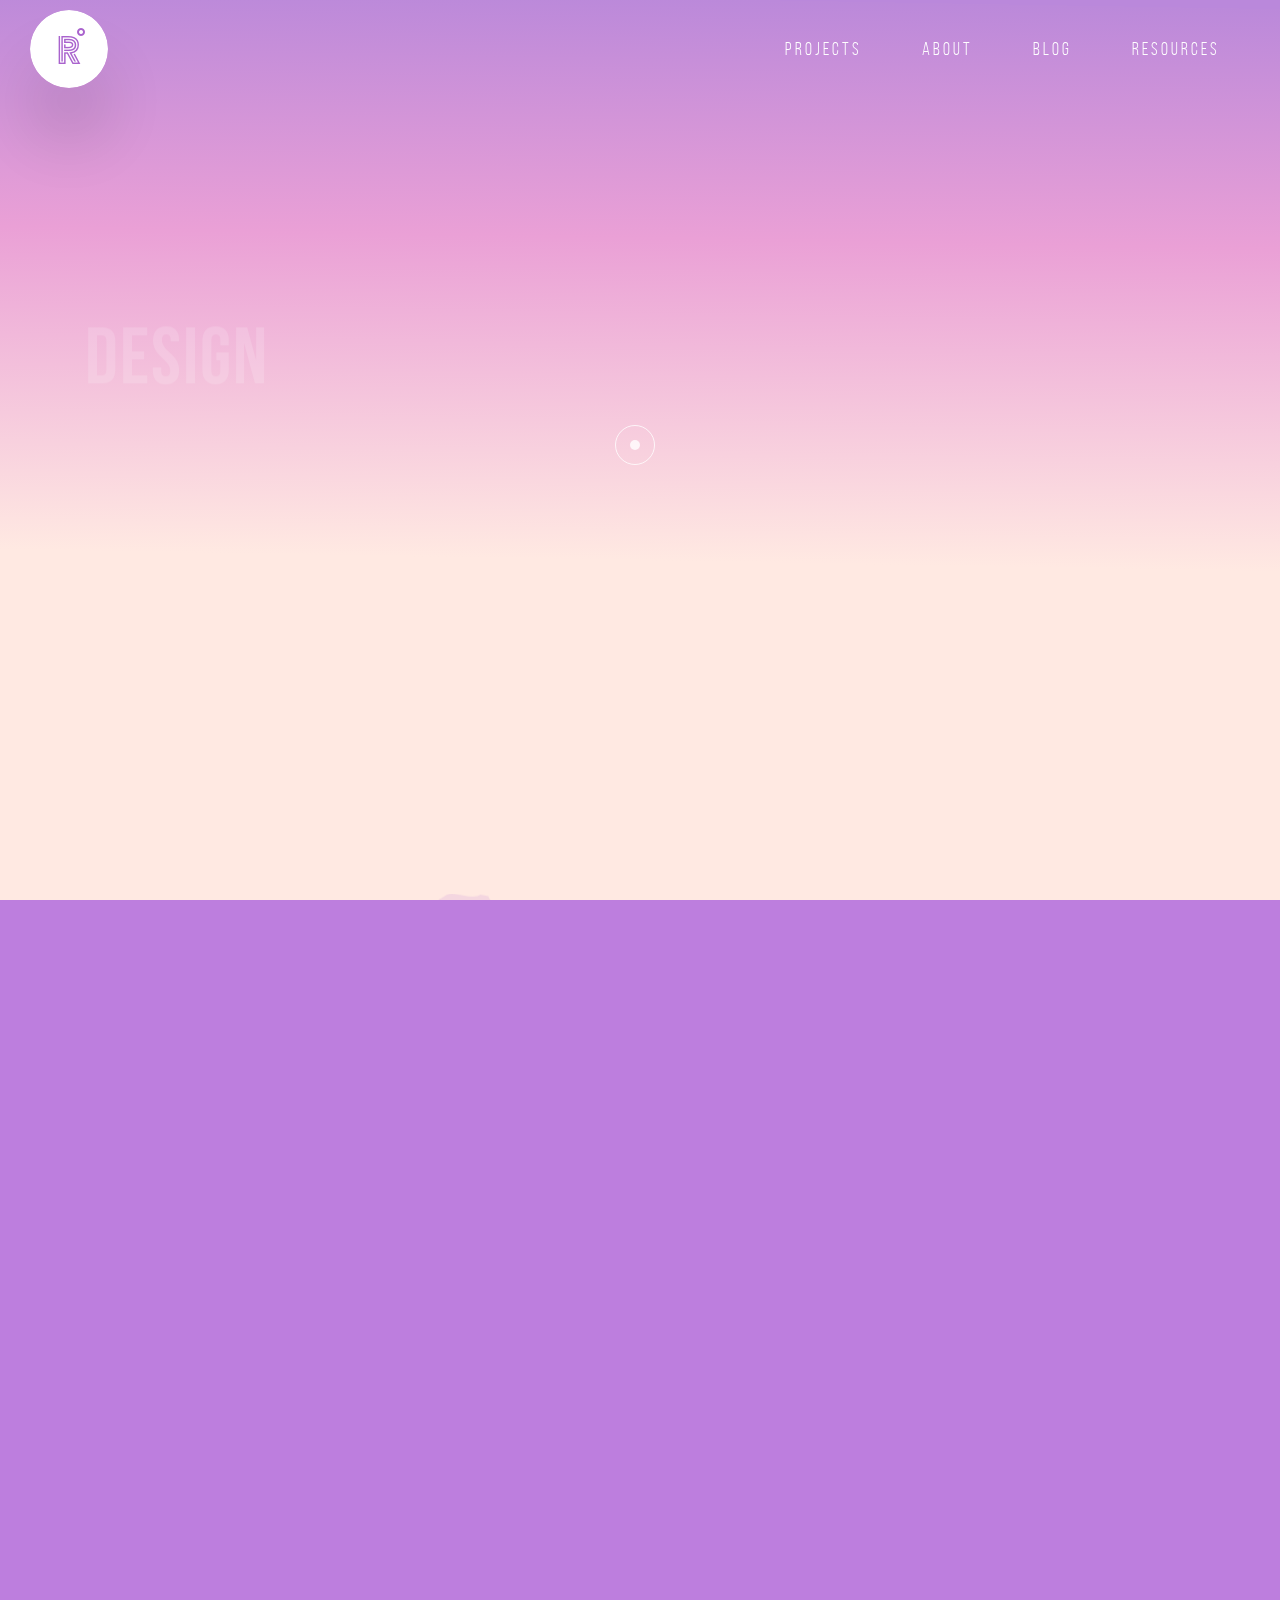
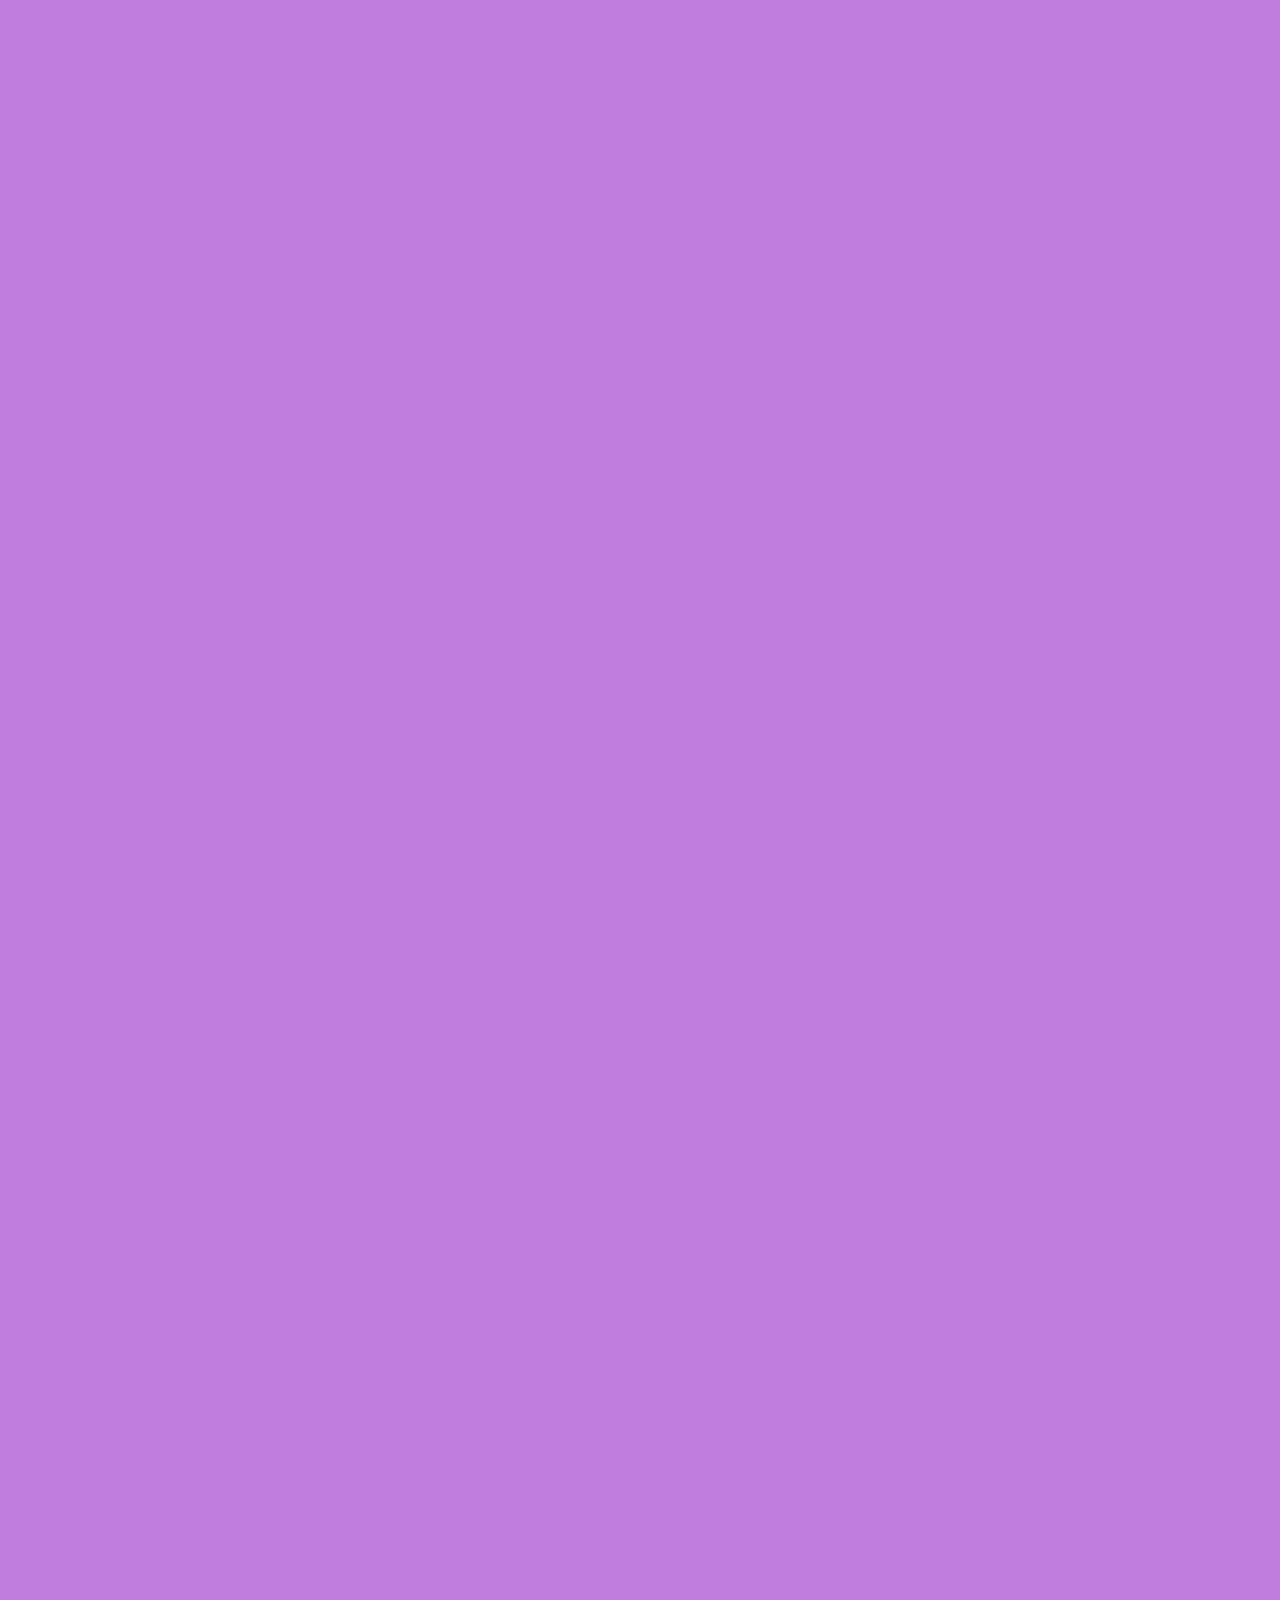
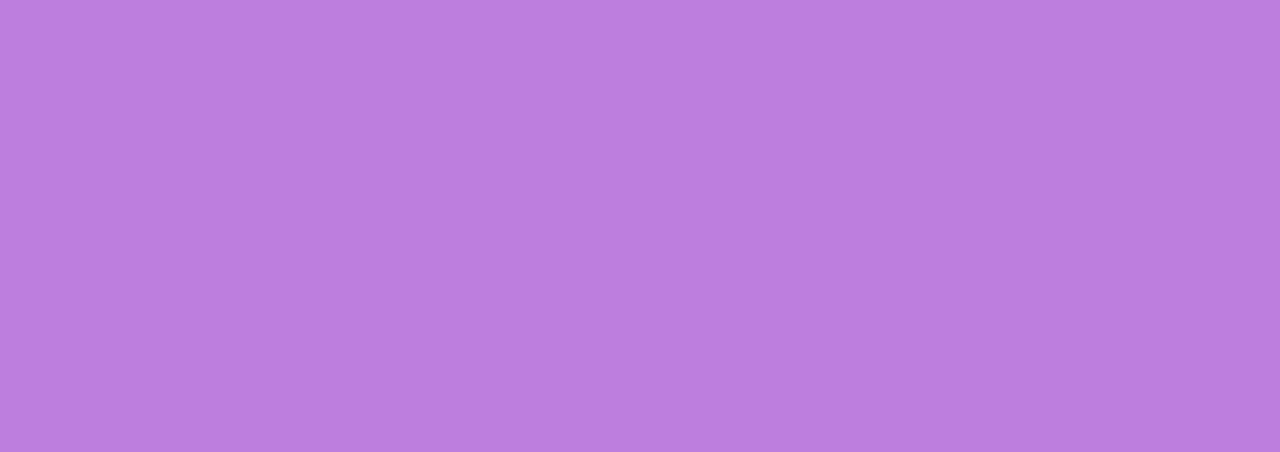
<file: index.html>
<!DOCTYPE html>
<html lang="zxx">
  <head>
    <meta charset="utf-8" />
    <title>Rono Boilerplate</title>

    <!-- mobile responsive meta -->
    <meta name="viewport" content="width=device-width, initial-scale=1" />
    <meta
      name="viewport"
      content="width=device-width, initial-scale=1, maximum-scale=1"
    />

    <!-- Slick Carousel -->
    <link rel="stylesheet" href="plugins/slick/slick.css" />
    <link rel="stylesheet" href="plugins/slick/slick-theme.css" />
    <!-- Font Awesome -->
    <link
      rel="stylesheet"
      href="plugins/font-awesome/css/font-awesome.min.css"
    />
    <!-- Bootstrap -->
    <link rel="stylesheet" href="plugins/bootstrap/bootstrap.min.css" />
    <!-- Stylesheets -->
    <link href="css/style.css" rel="stylesheet" />

    <!--Favicon-->
    <link rel="shortcut icon" href="images/favicon.ico" type="image/x-icon" />
    <link rel="icon" href="images/favicon.png" type="image/x-icon" />
  </head>

  <body>
    <!-- Mouse follower -->
    <div class="follower-wrapper">
      <div class="pointer"></div>
      <div class="follower"></div>
    </div>

    <!-- Preloader Start -->
    <div class="preloader-wrap">
      <div class="outer">
        <div class="inner">
          <div class="percentage" id="precent"></div>
          <div class="preloader-text">
            We help you to get start
            <span>with sharing our experince in the field</span>
          </div>
        </div>
      </div>
    </div>
    <!-- Preloader End -->

 <nav class="navbar navbar-expand-lg site-navigation">
  <a class="navbar-brand new-location" href="/">
    <img src="images/logo.png" alt="logo" />
  </a>
  <button
    class="navbar-toggler"
    type="button"
    data-toggle="collapse"
    data-target="#sitenavbar"
  >
    <span class="navbar-toggler-icon"></span>
  </button>

  <div class="collapse navbar-collapse" id="sitenavbar">
    <ul class="navbar-nav ml-auto main-nav">
      <li class="nav-item">
        <a class="nav-link onhover page-scroll" href="#projects">Projects</a>
      </li>
      <li class="nav-item">
        <a class="nav-link onhover new-location" href="about">About</a>
      </li>
      <li class="nav-item">
        <a class="nav-link onhover new-location" href="blog">Blog</a>
      </li>
      <li class="nav-item">
        <a class="nav-link onhover" href="#">Resources</a>
      </li>
    </ul>
  </div>
</nav>

<main data-scroll class="main">
  <div data-scroll-content>
    <section class="site-hero" id='hero'>
  <div class="container">
    <div class="row">
      <div class="col-lg-5">
        <div class="site-hero-content">
          <h1 class="title splitFade">Design Process as a ui ux designer</h1>
          <div class="magnetic">
            <a href="#projects" class="btn btn-light action onhover page-scroll">View Projects</a>
          </div>
        </div>
      </div>
      <div class="col-lg-7">
        <div class="site-hero-image reverted">
          <img src="images/hero-image.png" class="w-100" alt="hero-image" />
        </div>
      </div>
    </div>
  </div>
  <div class="site-hero-shapes">
    <svg
      class="shape-four mountain"
      viewbox="0 0 1440 478"
      xmlns="http://www.w3.org/2000/svg"
    >
      <defs>
        <linearGradient
          x1="35.569%"
          y1="40.539%"
          x2="35.569%"
          y2="-13.674%"
          id="a"
        >
          <stop stop-color="#EAA0D6" offset="0%" />
          <stop stop-color="#BB89DA" offset="100%" />
          <stop stop-color="#A96ED0" offset="100%" />
        </linearGradient>
      </defs>
      <path
        d="M1427.027 168.993c-4.8.354-9.269-1.496-12.786-3.984-2.248-1.589-5.167-5.256-8.623-4.193-1.987.61-3.782 1.393-5.575 2.107-1.755 2.347-3.627 4.608-6.288 6.534-9.116 6.6-20.568 2.903-28.245-3.13a72.955 72.955 0 0 0-3.07-2.286c-2.213.301-4.424.345-6.604-.342-5.568-1.751-9.886-5.492-15.779-6.502-.928-.157-1.692-.438-2.31-.8-2.463.271-5.004.86-7.635 1.824-6.293 2.304-12.623 4.497-19.74 3.897-6.806-.576-13.339-1.255-20.195-1.405-7.009-.152-14.109-.56-20.642-2.751-3.46-1.161-6.999-2.654-10.71-3.226-3.502-.541-5.418.662-8.579 1.532-6.743 1.86-14.158.931-21.166 1.285-7.23.364-14.281 1.219-21.358 2.441-14.78 2.556-29.748 4.754-44.906 3.348-14.596-1.352-27.185-8.594-41.89-8.866-2.507-.046-4.204-1.08-5.098-2.452-25.193-.014-41.157-.026-41.261-.04-2.717 0-5.428-1.55-7.233-2.066-9.038-2.068-16.269-6.208-25.306-7.244-13.813-1.253-27.845-.953-41.665-.65-25.998.568-51.297 1.134-73.121-8.655-9.04-3.618-18.986-6.206-24.405-10.34-4.522-3.624-12.658-3.624-15.366-6.722-2.716-3.103-5.626-2.52-7.432-5.623-1.619-1.784-3.202-2.27-4.323-3.687-5.416-6.721-17.172-11.376-28.917-12.928-10.852-1.55-22.598 2.588-31.635 4.14-18.98 3.617-41.577 4.65-62.368 2.067-4.516-1.036-10.844-3.103-16.27-4.14-31.635-4.134-61.456-10.34-76.823-25.336-6.329-6.207-19.889-10.34-29.83-15.51-.902-1.037-.902-2.074-1.805-3.104-10.844-5.692-23.5-9.31-34.344-14.48-2.717-1.552-5.426-4.135-6.33-5.687-3.618-5.175-10.842-11.897-20.79-13.448-4.516-1.031-3.701-1.94-4.907-2.415-3.894-1.44-4.822-1.455-5.936-3.272 0-1.035-1.068-3.559-2.895-4.71-2.239-1.442-2.747-3.827-3.579-5.489-2.64-.247-5.878-1.032-8.404-1.64-1.34.292-2.696 1.666-4.068 1.877-8.341 1.291-15.972-.877-23.962-2.332-6.365-1.16-7.306-.59-11.707 1.53-.435.654-6.187 3.452-6.653 4.069-6.844 9.082-10.852 5.592-20.562 12.831-8.257 6.154-21.26 17.768-32.455 20.653-6.721 1.733-12.858 7.198-19.693 8.577-6.593 1.33-13.108 2.882-19.882 3.566-14.337 1.449-26.877 4.393-39.617 9.73-12.064 5.054-24.817 9.929-38.754 10.547-14.91.664-31.64-1.06-45.3 4.728-3.38 1.434-6.618 3.01-9.855 4.538-.254 1.111.047 2.368-1.847 2.368-4.514 1.033-4.514 4.135-8.134 5.172-25.307 9.31-30.808 36.173-60.637 38.24-25.307 1.55-67.703-13.935-89.397-8.25-13.56 3.62-19.88 14.48-33.44 21.202-14.464 6.722-32.54 9.827-48.808 13.96C17.497 155.99 8.785 157.439 0 158.68v318.863h1440V169.784c-1.604-.553-3.228-1.06-4.913-1.376-2.928-.552-5.166.371-8.06.585z"
        fill="url(#a)"
        fill-rule="nonzero"
      />
    </svg>
    <svg
      class="shape-three mountain"
      viewbox="0 0 1440 376"
      xmlns="http://www.w3.org/2000/svg"
    >
      <path
        d="M0 0v376h1440V80.836c-2.076.664-4.08 1.39-5.916 2.214-13.62 5.977-27.708 18.189-39.096 27.72-12.936 10.81-23.676 7.76-38.244 10.601-13.824 2.718-24.804 16.381-39.72 18.484-2.268.32-4.596.148-6.936-.037-2.256-.184-4.512-.344-6.684-.086-6.612.787-12.972 3.358-19.44 5.571-11.148 3.837-24.096 4.44-34.164 8.621-7.86 3.272-14.088 8.867-23.316 10.897-6.036 1.328-12.528 0-18.288 1.352-15.336 3.58-21.492 23.023-39.576 18.079-6.084-1.673-9.036-4.39-15.9-3.714-4.224.406-7.764 1.5-11.892 2.066-11.292 1.574-20.352-7.244-31.752-8.277-23.088-2.127-44.388 16.012-67.308 16.394-1.716.037-3.444-.025-5.196-.074-2.904-.11-5.844-.197-8.676.086-7.572.75-10.212 4.636-17.352 7.846-9.756 4.354-22.296 2.89-32.184.295-8.892-2.336-15.78-6.001-25.32-2.644-5.208 1.833-6.408 5.67-12.396 4.305-3.204-.714-10.608-8.13-13.308-10.343-10.656-8.67-22.452-11.696-32.544-21.19-12.048-11.339-19.824-24.572-35.268-29.184-23.088-6.862-38.388-27.732-59.976-36.39-6.012-2.41-7.896-1.919-13.728-6.42-6.036-4.66-12.588-10.773-19.62-13.884-7.44-3.296-16.212-5.928-24.072-8.61-7.884-2.705-12.684 2.067-17.736 6.839-4.32 4.07-8.82 8.141-15.54 7.55-9.24-.823-16.572-11.78-25.332-14.905-7.572-2.705-16.044-3.665-24.12-7.108-9.96-4.243-19.896-7.465-29.76-12.163-9.204-4.39-16.992-10.626-27.708-8.818-13.692 2.337-22.872 7.465-36.24.136-6.276-3.42-12.42-13.836-17.832-16.136-5.436-2.312-9.552 2.091-14.148 3.886-21.696 8.548-39.456 13.049-62.292 10.626-16.788-1.77-25.056 12.47-40.104 18.079-8.556 3.185-22.188 3.763-31.236 3.947-10.692.197-21.324-2.09-32.496-2.09-12.024 0-26.22 2.103-37.14-2.054-19.5-7.404-44.376-4.219-65.388-6.1-5.784-.504-11.592.369-17.448 1.23-6.696.996-13.428 2.004-20.196.91-7.5-1.193-14.652-5.202-21.744-6.272-16.5-2.472-28.032-18.03-45.636-21.903-11.352-2.51-20.676-.468-31.644-6.014-12.648-6.408-27.588-12.52-41.748-12.827-2.436-.05-4.968.086-7.536.209-4.968.246-10.044.516-14.652-.578-4.968-1.18-8.196-3.186-13.272-3.665-5.112-.48-10.308-.185-15.492.098-5.616.295-11.244.615-16.752-.049C11.772 6.469 5.988 2.718 0 0z"
      />
    </svg>
    <svg
      class="shape-two mountain"
      viewbox="0 0 1440 304"
      xmlns="http://www.w3.org/2000/svg"
    >
      <path
        d="M1420.848 40.256l-5.964 1.068-5.58 6.733-7.08 8.414-2.748 7.069-7.284 4.549-3.828 6.493-4.632 7.897-5.964-62.87-6.384 6.853-5.568 7.38-6.048 7.07-4.656 7.91-3.804 8.377-8.22 5.965-4.476 6.71-3.66 7.597-4.464 7.561-6.6-34.455-8.364 6.025-11.28 3.169-5.16 8.881-5.388 5.605-2.412 8.438-9.732-1.513-5.64-5.365-8.1-2.58-10.896 1.56-7.248-6.517-6.996-7.01-9.924-1.944-5.196 4.441-4.5 6.253-9.648.492-9.504 5.473-11.76-.48-10.824-3.36-7.596-6.925-7.752-6.758-9.444-3.096-10.308-1.56-6.864 4.812-8.544 2.833-3.564 8.15-6.156 4.884-6.804 5.377-5.28 5.425-8.976 3.337-7.452-7.106-8.52-6.637-3.444-9.121-6.3-6.65-10.236.313-4.416-4.201-8.556-4.73-5.484-5.784-5.952-5.209-7.224 2.34-8.616 2.893-4.908 7.55-2.76 8.737-5.124 7.009-5.652 6.817-6.972 6.373-5.232 7.346.468 9.373-3.168 7.994-4.116 7.777-5.988 7.405.084 8.882-4.308 7.897.348 8.846-5.004 7.825-.828 9.974-3.648 9.026-9.324 7.02-8.964-5.604-3.192-8.342-8.004-4.248-5.34-7.562-8.172-3.984-8.268-3.697-7.032-5.269-10.452-4.009-10.38.12-13.656.324-10.284-4.848-6.624-8.87-11.724.432-9.54-.12-9.684-.012-8.964 3.06-9.9 2.473-8.784-4.717-9.444-.744-7.644.108-11.832 4.693-10.044 1.32-6.948-6.481-6.216-6.481-8.52-2.629-8.496.78-9.456-5.436-7.008-7.934-8.856-5.305-6.552-7.285-5.328-8.065-7.728-6.206-8.496-4.116-8.796 4.212-9.06 2.077-8.088-5.761-10.704-3.253-4.272-8.905-6.168-5.497-5.652-6.037-3.744-7.43-4.044-6.853-11.28.564-8.52 6.517-7.956 6.854-9.48 2.628-6.732 6.277-7.26 8.126-5.328 9.505-8.172-3.612-8.928.852-7.956-.42-10.776-2.653-9.516-4.633-8.916-3.912-9.936 3.588-9.792-4.056-10.044-9.638-14.508 3.457-6.9-5.713-6.924-5.39-9.048-4.392-3.228-8.606-7.26-6.889-8.7-5.485-4.98-8.87-6.468-6.48L395.292 0l-4.572 7.897-6.732 4.19-7.836 3.108-8.868 4.152-6.876 7.178-10.224 2.16-6.396 7.73-9.18 2.76-6.444 6.193-9.24 3.313-6.048 6.553-4.704 7.79-10.164 2.82-7.308 5.28-6.012 6.578-8.172 4.645-12.732 3.036-8.064 6.301-7.392 5.221-6.396-.384-6.216-5.125-9-3.216-6.972-5.077-8.172-3.24-7.92-3.77-9.852.156-6.228-6.949-8.82-4.993-10.656-2.136-7.572-7.117-11.196-.912-9.456-3.637-11.304-5.641-4.308-6.373-9.252.432-9.012-.984-9.204 3.372L86.46 43.64l-8.148 6.553-10.956-3.145-8.904 4.285-7.092-5.989-9.684 1.26-8.844-4.98-9.552-4.273-9.72 3.948-7.452 5.161L0 49.857v254.126h1440V79.37l-1.116-.757-2.316-8.113-3.768-7.681-1.008-8.762-5.844-7.153z"
      />
    </svg>
    <svg
      class="shape-one mountain"
      viewbox="0 0 1440 203"
      xmlns="http://www.w3.org/2000/svg"
    >
      <path
        d="M1440 0l-.3.636-8.244 6.848 1.896 10.467-4.752 8.18-7.596 6.921-4.752 8.279-13.188 3.069-5.928 7.178-6.072 5.441-7.02 4.806-8.844-1.138-9.732-2.384-12.672-.563-5.088-8.914-8.928-5.38-6.36-7.276-3.972-9.232-9.984-4.94-12.708 1.712-10.068.942-10.608 3.974-11.748 1.333-5.124 9.733-14.172-.49-8.088 6.482-.516 12.154-12.348 4.133-2.808 10.7-14.244 1.614-6.324 10.467-13.824.538-10.836-6.713-14.376 1.26-8.784-5.931-7.308-6.995-10.14-2.983-9.708.99-11.964-2.69-8.592 4.99-6.972 6.492-11.004 2.458-6.312 6.97-9.144 4.696-5.256 6.517.672 10.663-10.008 3.974-11.712 1.027-10.08-4.671-10.08-2.8-11.604-.917-7.332-7.325-12.192.416-7.764-6.64-10.74-1.81-8.22-5.942-10.644-1.97-6.972-8.082-12.18.648-9.096-4.573-8.052-6.334-9.852-3.84-10.896-2.506-7.86-6.69-11.988-1.234-7.152-7.606-12.156-.697-6.504-10.516-14.04 4.268-10.272-4.256-11.076-1.932-9.636 5.27-11.076.257-9.336 4.55-11.292.855-10.128 3.094-8.268 6.163-8.28 6.346-10.2 3.155-10.56 1.015-10.596.697-8.508 6.358-11.172-3.167-10.14 4.17-9.528-5.075-9.168-3.069-10.452-1.944-9.816-3.889-11.748 1.614-10.164-3.411-10.008 1.944-10.548 1.626-5.496 8.487-9.432 3.46-10.512 2.52-7.776 5.257-10.464.514-12.012.428-7.764-8.169-12.72.893-9.924-2.262-10.656-1.455-10.836-.722-9.648-4.17-9.252-3.167-10.728-2.702-2.424-9.819-8.316-5.246-10.632-2.665-9.216.269-10.056-.172-12.24-.024-4.512 11.335-15.336-2.482-6.696 10.333-12.012 2.739-11.832 3.081-11.076 1.577-10.632-5.698-10.32-2.152-10.68-.82-12.048 2.14-11.256-.99-8.796-6.456-11.976.367-7.104-9.477-10.464-2.8-9.66-4.622-13.416 4.438-9.732-4.194-10.032-4.182-11.436 3.143-10.524-7.728-10.452 8.058-11.124-4.17-10.248 3.546-10.404 1.896-11.208-.77-9.324 5.526-11.436-.782-10.44 2.164-10.812 1.345-8.712 6.347-10.608 1.834-8.964 5.698-10.644 1.81-10.368 2.433-10.032 3.302-10.728 1.602-11.484-.208-9.372 4.915H9.744L.924 71.51 0 71.68V203h1440z"
      />
    </svg>
  </div>
</section>

    
    <section class="site-project-alt" id="projects">
  <div class="container">
    <div class="row">
      <div class="col-12">
        <div class="site-project-alt-header">
          <h2>our works</h2>
          <p>
            Take a moment to view some of our latest work.
            <br />
            <br />
            We do everything from web design, web development, consulting, maintenance, graphics, marketing, and everything in between!
          </p>
        </div>
        <div class="site-project-alt-wrapper">
          <div class="site-project-alt-item">
            <div class="thumb reverted">
              <img src="images/project-zero.jpg" alt="project-zero">
            </div>
            <div class="content">
              <div class="left">
                <h4>Restro Mania</h4>
                <p>Restro Mania Branding & Logo Design</p>
              </div>
              <a href="#">
                <div class="svg-wrap">
                  <svg xmlns="http://www.w3.org/2000/svg" viewBox="0 0 408 408" width="50" height="50"><path d="M204 0l-35.7 35.7 142.8 142.8H0v51h311.1L168.3 372.3 204 408l204-204z"/></svg>
                </div>
              </a>
            </div>
          </div>
          <div class="site-project-alt-item">
            <div class="thumb reverted">
              <img src="images/project-one.png" alt="project-one">
            </div>
            <div class="content">
              <div class="left">
                <h4>Illustration Wall</h4>
                <p>Illustrations for Microsoft</p>
              </div>
              <a href="#">
                <div class="svg-wrap">
                  <svg xmlns="http://www.w3.org/2000/svg" viewBox="0 0 408 408" width="50" height="50"><path d="M204 0l-35.7 35.7 142.8 142.8H0v51h311.1L168.3 372.3 204 408l204-204z"/></svg>
                </div>
              </a>
            </div>
          </div>
          <div class="site-project-alt-item">
            <div class="thumb reverted">
              <img src="images/project-two.png" alt="project-two">
            </div>
            <div class="content">
              <div class="left">
                <h4>Eazy CV</h4>
                <p>Mobile Application for Romino LTD</p>
              </div>
              <a href="#">
                <div class="svg-wrap">
                  <svg xmlns="http://www.w3.org/2000/svg" viewBox="0 0 408 408" width="50" height="50"><path d="M204 0l-35.7 35.7 142.8 142.8H0v51h311.1L168.3 372.3 204 408l204-204z"/></svg>
                </div>
              </a>
            </div>
          </div>
          <div class="site-project-alt-item">
            <div class="thumb reverted">
              <img src="images/project-four.png" alt="project-four">
            </div>
            <div class="content">
              <div class="left">
                <h4>Mudita</h4>
                <p>Website Redesign for Mudita</p>
              </div>
              <a href="#">
                <div class="svg-wrap">
                  <svg xmlns="http://www.w3.org/2000/svg" viewBox="0 0 408 408" width="50" height="50"><path d="M204 0l-35.7 35.7 142.8 142.8H0v51h311.1L168.3 372.3 204 408l204-204z"/></svg>
                </div>
              </a>
            </div>
          </div>
        </div>
      </div>
    </div>
  </div>
</section>
  </div>
  <footer class="site-footer reverted">
  <div class="container">
    <div class="row">
      <div class="col-12 text-center">
        <div class="site-footer-content">
          <h2>Let's work together</h2>
          <div class="magnetic">
            <a href="mailto:kausarahmedpial@gmail.com" class="action onhover">Get in touch</a>
          </div>
        </div>
      </div>
    </div>
  </div>
</footer>

</main>

<script src="js/vendor.js"></script>
<!-- <script src="../plugins/hover-effect/splitText.min.js"></script> -->
<script src="js/script.js"></script>
</body>
</html>
</file>
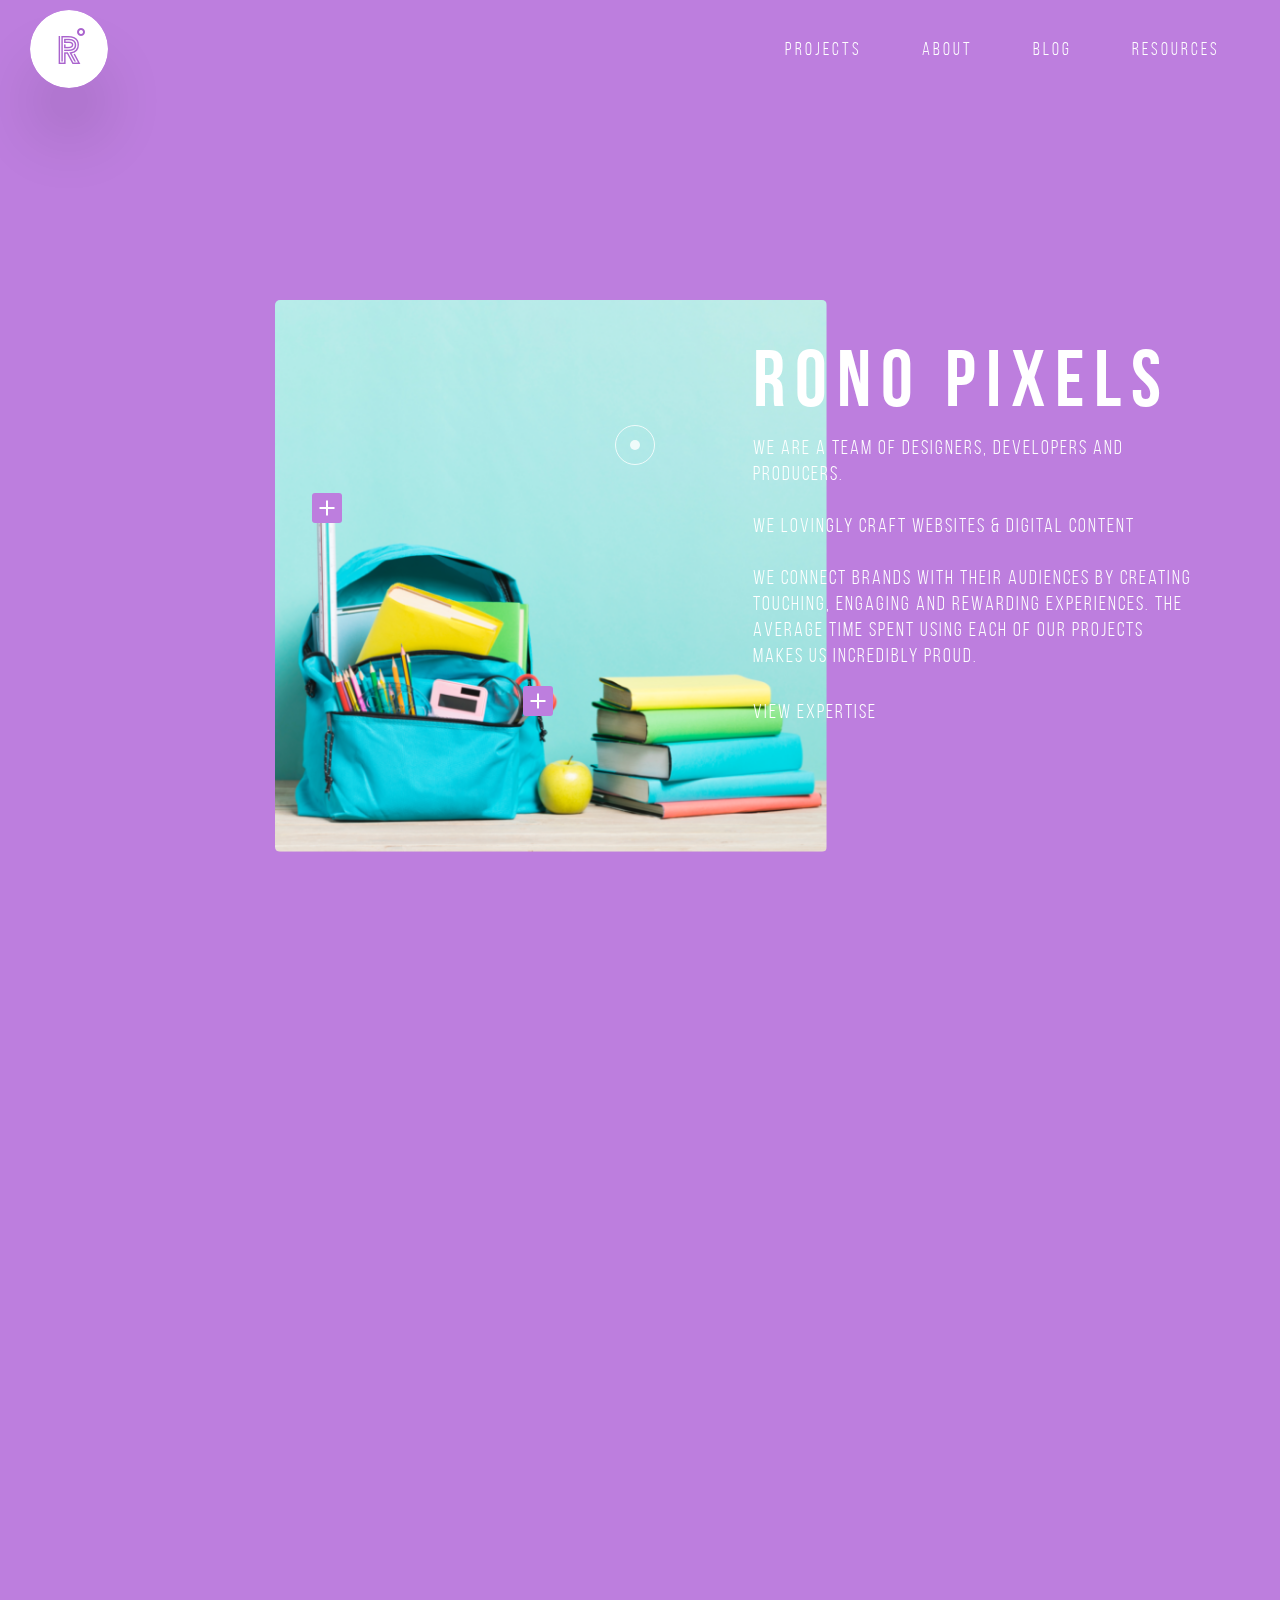
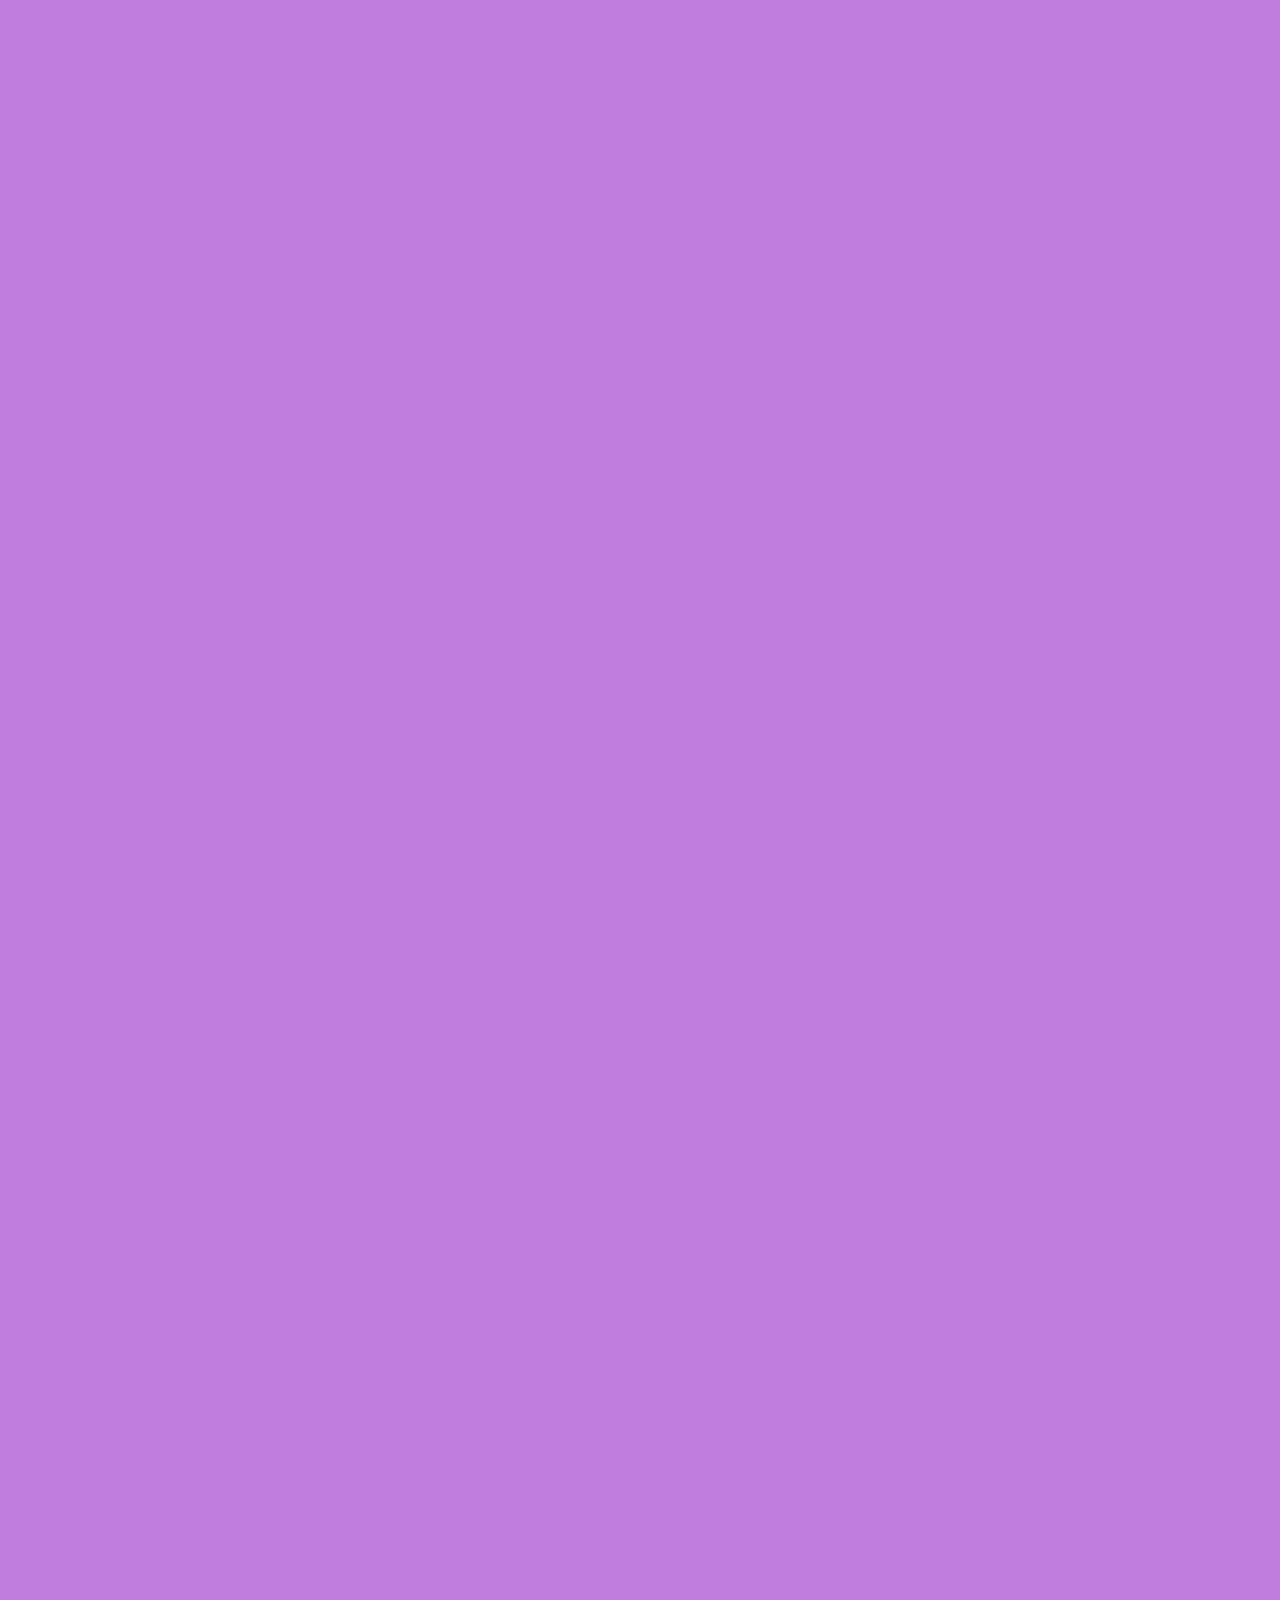
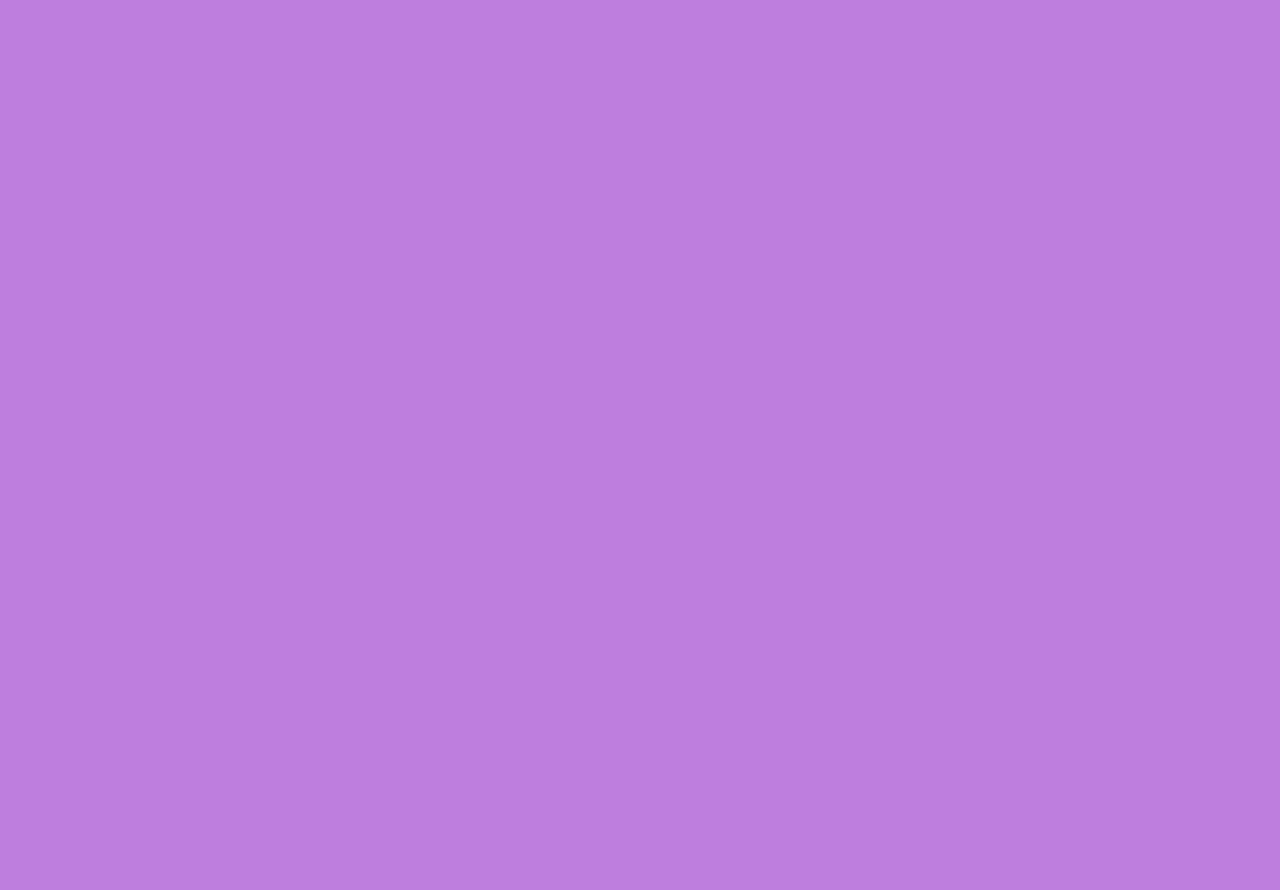
<file: about.html>
<!DOCTYPE html>
<html lang="zxx">
  <head>
    <meta charset="utf-8" />
    <title>Rono Boilerplate</title>

    <!-- mobile responsive meta -->
    <meta name="viewport" content="width=device-width, initial-scale=1" />
    <meta
      name="viewport"
      content="width=device-width, initial-scale=1, maximum-scale=1"
    />

    <!-- Slick Carousel -->
    <link rel="stylesheet" href="plugins/slick/slick.css" />
    <link rel="stylesheet" href="plugins/slick/slick-theme.css" />
    <!-- Font Awesome -->
    <link
      rel="stylesheet"
      href="plugins/font-awesome/css/font-awesome.min.css"
    />
    <!-- Bootstrap -->
    <link rel="stylesheet" href="plugins/bootstrap/bootstrap.min.css" />
    <!-- Stylesheets -->
    <link href="css/style.css" rel="stylesheet" />

    <!--Favicon-->
    <link rel="shortcut icon" href="images/favicon.ico" type="image/x-icon" />
    <link rel="icon" href="images/favicon.png" type="image/x-icon" />
  </head>

  <body>
    <!-- Mouse follower -->
    <div class="follower-wrapper">
      <div class="pointer"></div>
      <div class="follower"></div>
    </div>

    <!-- Preloader Start -->
    <div class="preloader-wrap">
      <div class="outer">
        <div class="inner">
          <div class="percentage" id="precent"></div>
          <div class="preloader-text">
            We help you to get start
            <span>with sharing our experince in the field</span>
          </div>
        </div>
      </div>
    </div>
    <!-- Preloader End -->

 <nav class="navbar navbar-expand-lg site-navigation">
  <a class="navbar-brand new-location" href="/">
    <img src="images/logo.png" alt="logo" />
  </a>
  <button
    class="navbar-toggler"
    type="button"
    data-toggle="collapse"
    data-target="#sitenavbar"
  >
    <span class="navbar-toggler-icon"></span>
  </button>

  <div class="collapse navbar-collapse" id="sitenavbar">
    <ul class="navbar-nav ml-auto main-nav">
      <li class="nav-item">
        <a class="nav-link onhover page-scroll" href="#projects">Projects</a>
      </li>
      <li class="nav-item">
        <a class="nav-link onhover new-location" href="about">About</a>
      </li>
      <li class="nav-item">
        <a class="nav-link onhover new-location" href="blog">Blog</a>
      </li>
      <li class="nav-item">
        <a class="nav-link onhover" href="#">Resources</a>
      </li>
    </ul>
  </div>
</nav>

<main data-scroll class="main">
  <div data-scroll-content>
    <section class="site-about">
  <div class="container">
    <div class="row">
      <div class="col-lg-10 ml-auto">
        <div class="site-about-wrapper">
          <div class="site-about-image">
            <img src="images/about-image.png" alt="about-image" />
            <div class="hotspot" data-top="35" data-left="4">
              <div class="icon onhover"></div>
              <div class="content">
                <h4>Ruller</h4>
                <p>
                  It is a long established fact that a reader will be
                </p>
              </div>
            </div>
            <div class="hotspot" data-top="70" data-left="27">
              <div class="icon onhover"></div>
              <div class="content">
                <h4>scissor</h4>
                <p>
                  It is a long established fact that a reader will be
                </p>
              </div>
            </div>
          </div>
          <div class="site-about-content">
            <h2>
              Rono Pixels
            </h2>
            <p>
              We are a team of designers, developers and producers.
              <br />
              <br />
              We lovingly craft websites & digital content
              <br />
              <br />
              We connect brands with their audiences by creating touching,
              engaging and rewarding experiences. The average time spent using
              each of our projects makes us incredibly proud.
            </p>
            <div class="magnetic">
              <a href="#" class="site-btn onhover">View Expertise</a>
            </div>
          </div>
        </div>
      </div>
    </div>
  </div>
</section>

    <section class="site-service">
  <div class="container">
    <div class="row">
      <div class="col-lg-7">
        <div class="site-service-wrapper">
          <div class="site-service-header">
            <h2>What We Provide</h2>
            <p>
              We believe design should be meaningful.
              <br />
              <br />
              We aim to quiet the noise through a classic, clean aesthetic that
              allows your brand to emerge defined, not decorated — strengthening
              the relationship between client and customer.
            </p>
          </div>
          <ul class="site-service-list">
            <li class="site-service-list-item visible first-item">
              <img src="images/next.svg" alt="list-bullet" />
              <span class="onhover">Brand Design</span>
              <div
                class="site-service-image"
                data-displacement="images/displacement.png"
                data-intensity="-0.65"
                data-speedIn="1.2"
                data-speedOut="1.2"
              >
                <img src="images/service-zero.jpg" alt="Image" />
                <img src="images/service-one.jpg" alt="Image" />
              </div>
            </li>
            <li class="site-service-list-item">
              <img src="images/next.svg" alt="list-bullet" />
              <span class="onhover">Ui & UX Design</span>
              <div
                class="site-service-image"
                data-displacement="images/displacement.png"
                data-intensity="-0.65"
                data-speedIn="1.2"
                data-speedOut="1.2"
              >
                <img src="images/service-one.jpg" alt="Image" />
                <img src="images/service-two.jpg" alt="Image" />
              </div>
            </li>
            <li class="site-service-list-item">
              <img src="images/next.svg" alt="list-bullet" />
              <span class="onhover">Front End Development</span>
              <div
                class="site-service-image"
                data-displacement="images/displacement.png"
                data-intensity="-0.65"
                data-speedIn="1.2"
                data-speedOut="1.2"
              >
                <img src="images/service-two.jpg" alt="Image" />
                <img src="images/service-three.jpg" alt="Image" />
              </div>
            </li>
            <li class="site-service-list-item">
              <img src="images/next.svg" alt="list-bullet" />
              <span class="onhover">Print Design</span>
              <div
                class="site-service-image"
                data-displacement="images/displacement.png"
                data-intensity="-0.65"
                data-speedIn="1.2"
                data-speedOut="1.2"
              >
                <img src="images/service-three.jpg" alt="Image" />
                <img src="images/service-four.jpg" alt="Image" />
              </div>
            </li>
            <li class="site-service-list-item">
              <img src="images/next.svg" alt="list-bullet" />
              <span class="onhover">Backend Development</span>
              <div
                class="site-service-image"
                data-displacement="images/displacement.png"
                data-intensity="-0.65"
                data-speedIn="1.2"
                data-speedOut="1.2"
              >
                <img src="images/service-four.jpg" alt="Image" />
                <img src="images/service-five.jpg" alt="Image" />
              </div>
            </li>
            <li class="site-service-list-item">
              <img src="images/next.svg" alt="list-bullet" />
              <span class="onhover">Photography</span>
              <div
                class="site-service-image"
                data-displacement="images/displacement.png"
                data-intensity="-0.65"
                data-speedIn="1.2"
                data-speedOut="1.2"
              >
                <img src="images/service-five.jpg" alt="Image" />
                <img src="images/service-six.jpg" alt="Image" />
              </div>
            </li>
            <li class="site-service-list-item">
              <img src="images/next.svg" alt="list-bullet" />
              <span class="onhover">Search engine Optimization</span>
              <div
                class="site-service-image"
                data-displacement="images/displacement.png"
                data-intensity="-0.65"
                data-speedIn="1.2"
                data-speedOut="1.2"
              >
                <img src="images/service-six.jpg" alt="Image" />
                <img src="images/service-seven.jpg" alt="Image" />
              </div>
            </li>
          </ul>
          <!-- <div class="site-service-image outside"></div> -->
        </div>
      </div>
    </div>
  </div>
</section>

    <section class="site-team">
  <div class="container">
    <div class="row">
      <div class="col-lg-7">
        <div class="site-team-header">
          <h2>
            Minds Behind the great Works
          </h2>
          <p>
            We love all things AI, but there’s nothing quite like a human touch.
            <br />
            <br />
            We build things that make people's lives simpler, better or cooler
            through design and technology.
          </p>
        </div>
      </div>
      <div class="col-lg-11 ml-auto">
        <div class="site-team-row">
          <div class="site-team-member">
            <div class="site-team-member-image">
              <img src="images/team-2.png" alt="team-member" />
            </div>
            <div class="site-team-member-content">
              <h5>Xevier Rono</h5>
              <p>Founder & UI Designer</p>
            </div>
          </div>
          <div class="site-team-member">
            <div class="site-team-member-image">
              <img src="images/team-1.png" alt="team-member" />
            </div>
            <div class="site-team-member-content">
              <h5>Kapo Rono</h5>
              <p>Frontend developer</p>
            </div>
          </div>
        </div>
      </div>
    </div>
  </div>
</section>

  </div>
  <footer class="site-footer reverted">
  <div class="container">
    <div class="row">
      <div class="col-12 text-center">
        <div class="site-footer-content">
          <h2>Let's work together</h2>
          <div class="magnetic">
            <a href="mailto:kausarahmedpial@gmail.com" class="action onhover">Get in touch</a>
          </div>
        </div>
      </div>
    </div>
  </div>
</footer>

</main>

<script src="js/vendor.js"></script>
<!-- <script src="../plugins/hover-effect/splitText.min.js"></script> -->
<script src="js/script.js"></script>
</body>
</html>
</file>
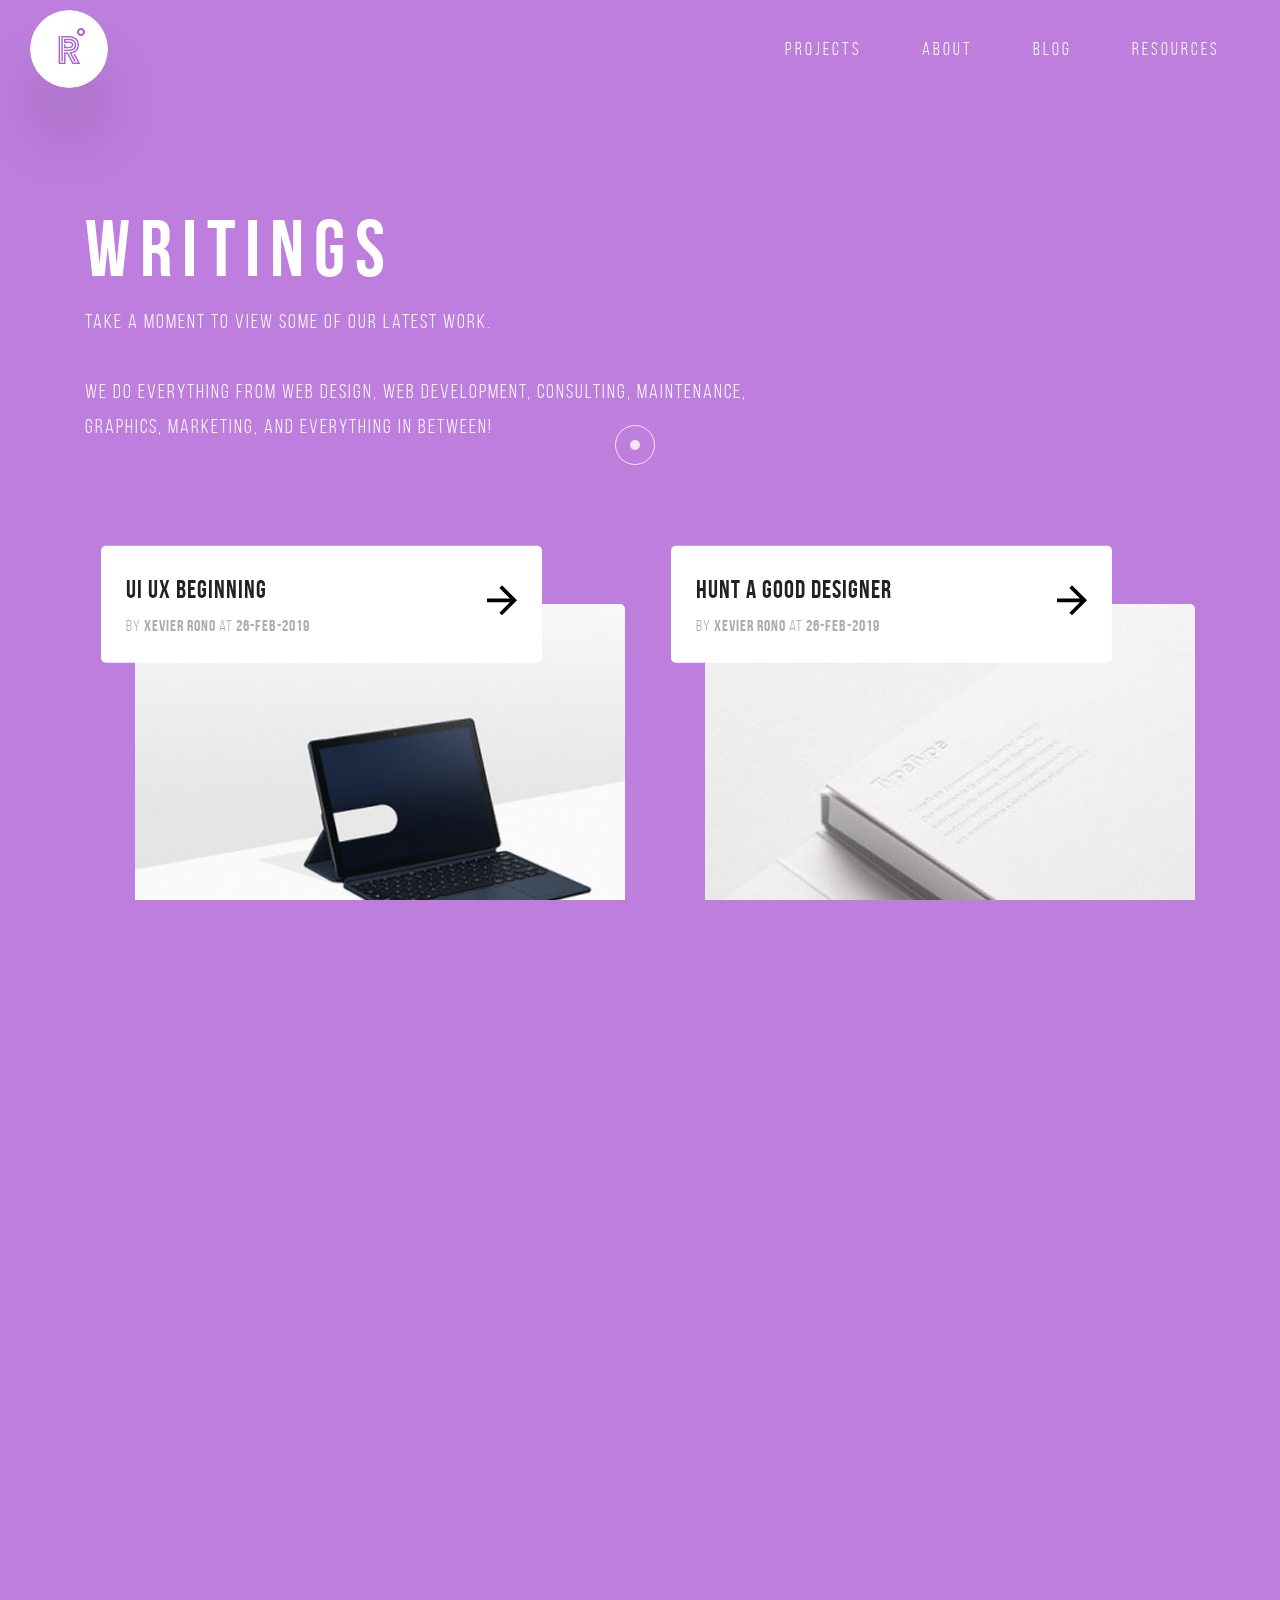
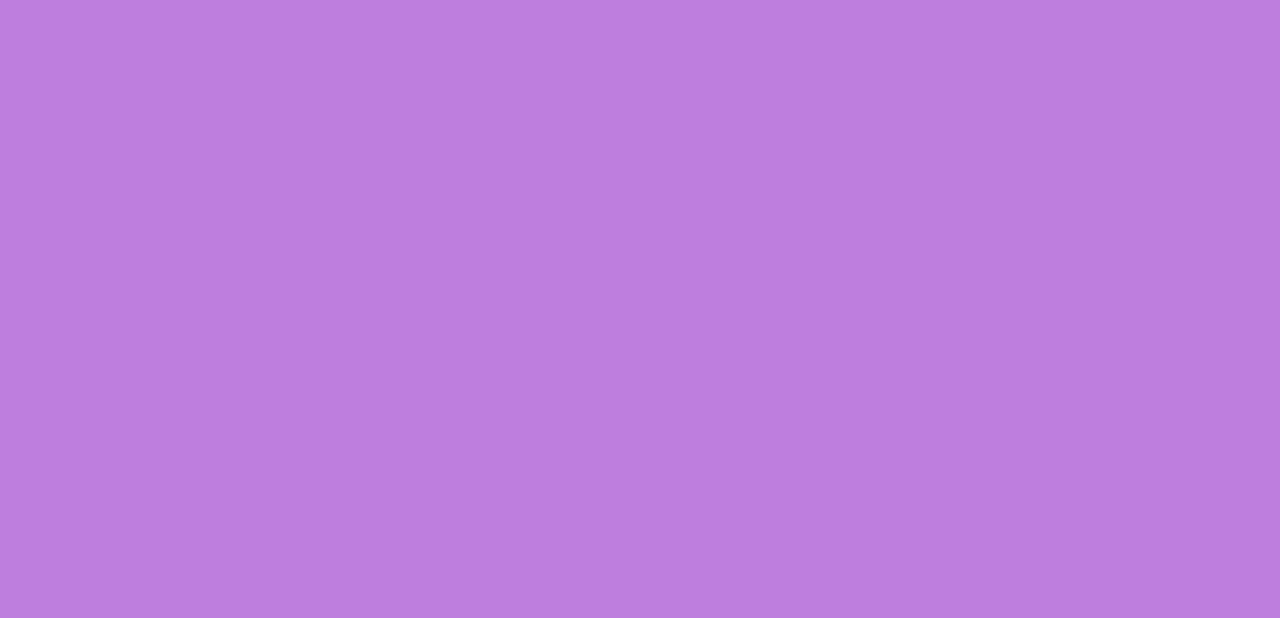
<file: blog.html>
<!DOCTYPE html>
<html lang="zxx">
  <head>
    <meta charset="utf-8" />
    <title>Rono Boilerplate</title>

    <!-- mobile responsive meta -->
    <meta name="viewport" content="width=device-width, initial-scale=1" />
    <meta
      name="viewport"
      content="width=device-width, initial-scale=1, maximum-scale=1"
    />

    <!-- Slick Carousel -->
    <link rel="stylesheet" href="plugins/slick/slick.css" />
    <link rel="stylesheet" href="plugins/slick/slick-theme.css" />
    <!-- Font Awesome -->
    <link
      rel="stylesheet"
      href="plugins/font-awesome/css/font-awesome.min.css"
    />
    <!-- Bootstrap -->
    <link rel="stylesheet" href="plugins/bootstrap/bootstrap.min.css" />
    <!-- Stylesheets -->
    <link href="css/style.css" rel="stylesheet" />

    <!--Favicon-->
    <link rel="shortcut icon" href="images/favicon.ico" type="image/x-icon" />
    <link rel="icon" href="images/favicon.png" type="image/x-icon" />
  </head>

  <body>
    <!-- Mouse follower -->
    <div class="follower-wrapper">
      <div class="pointer"></div>
      <div class="follower"></div>
    </div>

    <!-- Preloader Start -->
    <div class="preloader-wrap">
      <div class="outer">
        <div class="inner">
          <div class="percentage" id="precent"></div>
          <div class="preloader-text">
            We help you to get start
            <span>with sharing our experince in the field</span>
          </div>
        </div>
      </div>
    </div>
    <!-- Preloader End -->

 <nav class="navbar navbar-expand-lg site-navigation">
  <a class="navbar-brand new-location" href="/">
    <img src="images/logo.png" alt="logo" />
  </a>
  <button
    class="navbar-toggler"
    type="button"
    data-toggle="collapse"
    data-target="#sitenavbar"
  >
    <span class="navbar-toggler-icon"></span>
  </button>

  <div class="collapse navbar-collapse" id="sitenavbar">
    <ul class="navbar-nav ml-auto main-nav">
      <li class="nav-item">
        <a class="nav-link onhover page-scroll" href="#projects">Projects</a>
      </li>
      <li class="nav-item">
        <a class="nav-link onhover new-location" href="about">About</a>
      </li>
      <li class="nav-item">
        <a class="nav-link onhover new-location" href="blog">Blog</a>
      </li>
      <li class="nav-item">
        <a class="nav-link onhover" href="#">Resources</a>
      </li>
    </ul>
  </div>
</nav>

<main data-scroll class="main">
  <div data-scroll-content>
    <div class="site-article">
  <div class="container">
    <div class="row">
      <div class="col-12">
        <div class="site-article-header">
          <h2>Writings</h2>
          <p>
            Take a moment to view some of our latest work.
            <br />
            <br />
            We do everything from web design, web development, consulting, maintenance, graphics, marketing, and everything in between!
          </p>
        </div>
      </div>
    </div>
    <div class="row">
      <div class="col-lg-6">
        <article class="site-article-post reverted">
          <div class="site-article-post-thumb">
            <a href="#">
              <img src="images/blog-thumb-three.jpg" alt="post-thumb">
            </a>
          </div>
          <div class="site-article-post-content">
            <div class="content-wrapper">
              <a href="#" class="site-article-post-title">UI UX Beginning</a>
              <div class="site-article-post-meta">
                by <span>Xevier Rono</span> at <span>26-Feb-2019</span>
              </div>
            </div>
            <a href="#" class="svg-wrap">
              <svg xmlns="http://www.w3.org/2000/svg" viewBox="0 0 408 408" width="50" height="50"><path d="M204 0l-35.7 35.7 142.8 142.8H0v51h311.1L168.3 372.3 204 408l204-204z"/></svg>
            </a>
          </div>
        </article>
      </div>
      <div class="col-lg-6">
        <article class="site-article-post reverted">
          <div class="site-article-post-thumb">
            <a href="#">
              <img src="images/blog-thumb-four.jpg" alt="post-thumb">
            </a>
          </div>
          <div class="site-article-post-content">
            <div class="content-wrapper">
              <a href="#" class="site-article-post-title">Hunt a Good Designer</a>
              <div class="site-article-post-meta">
                by <span>Xevier Rono</span> at <span>26-Feb-2019</span>
              </div>
            </div>
            <a href="#" class="svg-wrap">
              <svg xmlns="http://www.w3.org/2000/svg" viewBox="0 0 408 408" width="50" height="50"><path d="M204 0l-35.7 35.7 142.8 142.8H0v51h311.1L168.3 372.3 204 408l204-204z"/></svg>
            </a>
          </div>
        </article>
      </div>
      <div class="col-lg-6">
        <article class="site-article-post reverted">
          <div class="site-article-post-thumb">
            <a href="#">
              <img src="images/blog-thumb-five.jpg" alt="post-thumb">
            </a>
          </div>
          <div class="site-article-post-content">
            <div class="content-wrapper">
              <a href="#" class="site-article-post-title">Design Resources</a>
              <div class="site-article-post-meta">
                by <span>Xevier Rono</span> at <span>26-Feb-2019</span>
              </div>
            </div>
            <a href="#" class="svg-wrap">
              <svg xmlns="http://www.w3.org/2000/svg" viewBox="0 0 408 408" width="50" height="50"><path d="M204 0l-35.7 35.7 142.8 142.8H0v51h311.1L168.3 372.3 204 408l204-204z"/></svg>
            </a         </div>
        </article>
      </div>
      <div class="col-lg-6">
        <article class="site-article-post reverted">
          <div class="site-article-post-thumb">
            <a href="#">
              <img src="images/blog-thumb-six.jpg" alt="post-thumb">
            </a>
          </div>
          <div class="site-article-post-content">
            <div class="content-wrapper">
              <a href="#" class="site-article-post-title">Write proper documentation</a>
              <div class="site-article-post-meta">
                by <span>Xevier Rono</span> at <span>26-Feb-2019</span>
              </div>
            </div>
            <a class="svg-wrap">
              <svg xmlns="http://www.w3.org/2000/svg" viewBox="0 0 408 408" width="50" height="50"><path d="M204 0l-35.7 35.7 142.8 142.8H0v51h311.1L168.3 372.3 204 408l204-204z"/></svg>
            </a>
          </div>
        </article>
      </div>
    </div>
  </div>
</div>
  </div>
  <footer class="site-footer reverted">
  <div class="container">
    <div class="row">
      <div class="col-12 text-center">
        <div class="site-footer-content">
          <h2>Let's work together</h2>
          <div class="magnetic">
            <a href="mailto:kausarahmedpial@gmail.com" class="action onhover">Get in touch</a>
          </div>
        </div>
      </div>
    </div>
  </div>
</footer>

</main>

<script src="js/vendor.js"></script>
<!-- <script src="../plugins/hover-effect/splitText.min.js"></script> -->
<script src="js/script.js"></script>
</body>
</html>
</file>
<file: css/style.css>
/*!------------------------------------------------------------------
[MAIN STYLESHEET]

PROJECT:	Buddy Website
VERSION:	1.0.0
-------------------------------------------------------------------*/
@font-face {
  font-family: 'bebasregular';
  src: url("../fonts/bebasneue_book-webfont.woff2") format("woff2"), url("../fonts/bebasneue_book-webfont.woff") format("woff");
  font-weight: normal;
  font-style: normal;
}

@font-face {
  font-family: 'bebasbold';
  src: url("../fonts/bebasneue_bold-webfont.woff2") format("woff2"), url("../fonts/bebasneue_bold-webfont.woff") format("woff");
  font-weight: normal;
  font-style: normal;
}

body {
  font-family: "bebasregular";
}

h1, h2, h3 {
  font-family: "bebasbold";
}

.btn-light {
  background: #fff;
  box-shadow: 0 52px 64px 0 rgba(0, 0, 0, 0.12);
  border-radius: 5px;
  font-size: 20px;
  color: #bd7ede;
  letter-spacing: 3px;
  padding: 15px 50px;
  transition: all 0.3s ease;
  -webkit-transform-origin: center center;
          transform-origin: center center;
}

.btn-light:hover {
  color: #bd7ede;
  background: #fff;
}

.btn-light:active {
  color: #bd7ede !important;
  background: #fff !important;
}

.btn-light:focus {
  outline: 0;
  box-shadow: none !important;
}

.site-btn {
  color: #fff;
  position: relative;
  display: inline-block;
  z-index: 1;
}

.site-btn::before {
  content: "";
  position: absolute;
  width: 80%;
  height: 1px;
  background: #fff;
  z-index: -1;
  top: 50%;
  left: -15%;
  -webkit-transform: scaleX(0);
          transform: scaleX(0);
  -webkit-transform-origin: right;
          transform-origin: right;
  transition: -webkit-transform 0.5s ease-in-out;
  transition: transform 0.5s ease-in-out;
  transition: transform 0.5s ease-in-out, -webkit-transform 0.5s ease-in-out;
  transition-duration: 0.2s;
}

.site-btn:hover {
  text-decoration: none;
  color: inherit;
}

.site-btn:hover::before {
  -webkit-transform: scaleX(1);
          transform: scaleX(1);
  -webkit-transform-origin: left;
          transform-origin: left;
}

html {
  scroll-behavior: smooth;
}

body {
  background: #bd7ede;
  cursor: none;
}

main {
  background: #bd7ede;
}

.preloader-wrap {
  width: 100%;
  height: 100%;
  position: fixed;
  top: 0;
  bottom: 0;
  background: #bd7ede;
  z-index: 2000;
  text-align: center;
  height: 100vh;
}

.percentage {
  z-index: 100;
  color: #fff;
  opacity: 0.7;
  font-weight: 600;
  font-family: "bebasbold";
  font-size: 110px;
  letter-spacing: 5px;
  line-height: 130px;
  position: absolute;
  left: 50%;
  top: 40%;
  -webkit-transform: translate(-50%, -50%);
          transform: translate(-50%, -50%);
}

.preloader-text {
  color: #fff;
  font-size: 16px;
  letter-spacing: 2px;
  position: absolute;
  bottom: 60px;
  width: 100%;
  opacity: 0;
  line-height: 28px;
  -webkit-transform: translate3d(0px, 20px, 0px);
          transform: translate3d(0px, 20px, 0px);
}

.preloader-text span {
  font-weight: 400;
  display: block;
}

.main {
  opacity: 0;
  -webkit-transform: translateY(100px);
          transform: translateY(100px);
  transition: .7s ease;
  transition-delay: .5s;
  overflow: hidden;
}

.main.animate {
  opacity: 1;
  -webkit-transform: translateY(0);
          transform: translateY(0);
}

.magnetic {
  position: relative;
  z-index: 1000;
  padding: 50px;
  margin: -50px;
  display: inline-block;
}

.follower-wrapper {
  opacity: 0;
  transition: opacity 0.5s cubic-bezier(0.36, 0.03, 0, 0.91);
}

.follower-wrapper .pointer {
  position: fixed;
  z-index: 1000000;
  width: 10px;
  height: 10px;
  top: 50%;
  left: 50%;
  -webkit-transform: translate(-50%, -50%);
          transform: translate(-50%, -50%);
  margin: -5px 0 0 -5px;
  background: rgba(255, 255, 255, 0.8);
  border-radius: 80%;
  -webkit-backface-visibility: hidden;
          backface-visibility: hidden;
  pointer-events: none;
  backface-visibility: hidden;
  -webkit-transform-origin: center center;
          transform-origin: center center;
  transition: background 0.5s cubic-bezier(0.36, 0.03, 0, 0.91);
}

.follower-wrapper .follower {
  position: fixed;
  z-index: 1000001;
  width: 40px;
  height: 40px;
  top: 50%;
  left: 50%;
  -webkit-transform: translate(-50%, -50%);
          transform: translate(-50%, -50%);
  margin: -5px 0 0 -5px;
  background: transparent;
  border: 1px solid rgba(255, 255, 255, 0.8);
  border-radius: 80%;
  -webkit-backface-visibility: hidden;
          backface-visibility: hidden;
  pointer-events: none;
  backface-visibility: hidden;
  -webkit-transform-origin: center center;
          transform-origin: center center;
  transition: all 0.5s cubic-bezier(0.36, 0.03, 0, 0.91);
  transition-property: border, -webkit-transform;
  transition-property: transform, border;
  transition-property: transform, border, -webkit-transform;
}

.follower-wrapper .follower.big {
  -webkit-transform: translate(-50%, -50%) scale(1.5);
          transform: translate(-50%, -50%) scale(1.5);
}

.follower-wrapper.revert .pointer {
  background: rgba(18, 44, 71, 0.8);
}

.follower-wrapper.revert .follower {
  border: 1px solid rgba(18, 44, 71, 0.8);
}

.follower-wrapper.active {
  opacity: 1;
}

[data-scroll] {
  will-change: transform;
}

.site-navigation {
  padding: 10px 30px;
  background: transparent;
  position: fixed;
  top: 0;
  width: 100%;
  z-index: 1000;
  opacity: 0;
  -webkit-transform: translateY(100px);
          transform: translateY(100px);
  transition: 0.9s cubic-bezier(0.36, 0.03, 0, 0.91);
  transition-delay: .7s;
}

.site-navigation .navbar-brand {
  padding: 0;
  margin: 0;
}

.site-navigation .navbar-brand img {
  max-width: 78px;
  width: 78px;
  height: 78px;
  border-radius: 50%;
  box-shadow: 0 52px 64px 0 rgba(0, 0, 0, 0.12);
}

.site-navigation .nav-item .nav-link {
  font-size: 18px;
  color: #fff;
  transition: all .3s ease;
  padding: 15px 30px;
  letter-spacing: 3px;
  position: relative;
}

.site-navigation .nav-item .nav-link::before {
  content: "";
  position: absolute;
  width: 30%;
  height: 1px;
  background: #fff;
  z-index: -1;
  top: 50%;
  left: 15%;
  -webkit-transform: scaleX(0);
          transform: scaleX(0);
  -webkit-transform-origin: right;
          transform-origin: right;
  transition: -webkit-transform 0.5s ease-in-out;
  transition: transform 0.5s ease-in-out;
  transition: transform 0.5s ease-in-out, -webkit-transform 0.5s ease-in-out;
  transition-duration: 0.2s;
}

.site-navigation .nav-item .nav-link:hover::before {
  -webkit-transform: scaleX(1);
          transform: scaleX(1);
  -webkit-transform-origin: left;
          transform-origin: left;
}

.site-navigation.animate {
  opacity: 1;
  -webkit-transform: translateY(0);
          transform: translateY(0);
}

.site-hero {
  height: 100vh;
  position: relative;
  z-index: 2;
  background-image: linear-gradient(1deg, #FFE9E2 38%, #EAA0D6 73%, #BB89DA 99%, #BA88DB 99%);
  overflow: hidden;
}

.site-hero .row {
  height: 100vh;
  align-items: center;
}

.site-hero-content {
  color: #fff;
}

.site-hero-content .title {
  font-size: 80px;
  line-height: 90px;
  margin-bottom: 80px;
  letter-spacing: 2px;
}

.site-hero-content .action {
  position: relative;
  z-index: 3;
}

.site-hero-image {
  margin-top: 100px;
}

.site-hero-shapes {
  position: absolute;
  width: 100%;
  z-index: 2;
  bottom: 0;
}

.site-hero-shapes .shape-one, .site-hero-shapes .shape-two, .site-hero-shapes .shape-three, .site-hero-shapes .shape-four {
  position: absolute;
  width: 100%;
  height: auto;
  bottom: 0;
}

.site-hero-shapes .shape-one {
  z-index: 6;
  -webkit-transform: translateY(15%);
          transform: translateY(15%);
}

.site-hero-shapes .shape-one path {
  fill: #bd7ede;
}

.site-hero-shapes .shape-two {
  z-index: 5;
  -webkit-transform: translateY(15%);
          transform: translateY(15%);
}

.site-hero-shapes .shape-two path {
  fill: #B774DA;
}

.site-hero-shapes .shape-three {
  z-index: 4;
  -webkit-transform: translateY(20%);
          transform: translateY(20%);
}

.site-hero-shapes .shape-three path {
  fill: #BA88DB;
}

.site-hero-shapes .shape-four {
  z-index: 3;
  -webkit-transform: translateY(25%);
          transform: translateY(25%);
}

.site-project {
  padding: 150px 0;
  background: #bd7ede;
  margin-bottom: 500px;
  position: relative;
  z-index: 2;
}

.site-project-item {
  position: relative;
}

.site-project-item:not(:last-child) {
  margin-bottom: 150px;
}

.site-project-item-thumb {
  width: 70%;
  overflow: hidden;
  position: relative;
}

.site-project-item-thumb img {
  width: 100%;
  display: block;
  transition: -webkit-transform 1s cubic-bezier(0.36, 0.03, 0, 0.91);
  transition: transform 1s cubic-bezier(0.36, 0.03, 0, 0.91);
  transition: transform 1s cubic-bezier(0.36, 0.03, 0, 0.91), -webkit-transform 1s cubic-bezier(0.36, 0.03, 0, 0.91);
}

.site-project-item-content {
  position: absolute;
  top: 45%;
  left: 60%;
  max-width: 400px;
  z-index: 2;
  color: #fff;
}

.site-project-item-content .title {
  font-size: 80px;
  letter-spacing: 7px;
}

.site-project-item-content p,
.site-project-item-content a {
  font-size: 20px;
  letter-spacing: 3px;
}

.site-project-item-content .action {
  color: #fff;
  position: relative;
  display: inline-block;
  z-index: 1;
}

.site-project-item-content .action::before {
  content: "";
  position: absolute;
  width: 80%;
  height: 1px;
  background: #fff;
  z-index: -1;
  top: 50%;
  left: -15%;
  -webkit-transform: scaleX(0);
          transform: scaleX(0);
  -webkit-transform-origin: right;
          transform-origin: right;
  transition: -webkit-transform 0.5s ease-in-out;
  transition: transform 0.5s ease-in-out;
  transition: transform 0.5s ease-in-out, -webkit-transform 0.5s ease-in-out;
  transition-duration: 0.2s;
}

.site-project-item-content .action:hover {
  text-decoration: none;
}

.site-project-item-content .action:hover::before {
  -webkit-transform: scaleX(1);
          transform: scaleX(1);
  -webkit-transform-origin: left;
          transform-origin: left;
}

.site-project-item:nth-child(even) .site-project-item-thumb {
  margin-left: auto;
}

.site-project-item:nth-child(even) .site-project-item-thumb::before {
  left: 0;
  right: unset;
  -webkit-transform-origin: left;
          transform-origin: left;
}

.site-project-item:nth-child(even) .site-project-item-content {
  left: 20%;
}

.site-project-item:hover .site-project-item-thumb img {
  -webkit-transform: scale(1.08) rotate(0.5deg);
          transform: scale(1.08) rotate(0.5deg);
}

.site-project-alt {
  background: #bd7ede;
  padding: 100px 0 250px;
}

.site-project-alt-header, .site-article-header {
  color: #fff;
  width: 60%;
  margin-bottom: 50px;
}

.site-project-alt-header h2, .site-article-header h2 {
  font-size: 80px;
  letter-spacing: 10px;
}

.site-project-alt-header p, .site-article-header p {
  font-size: 20px;
  letter-spacing: 2px;
  line-height: 35px;
}

.site-project-alt-wrapper {
  display: flex;
  flex-wrap: wrap;
  margin-top: 100px;
}

.site-project-alt-item {
  width: 45%;
  margin-bottom: 5%;
}

.site-project-alt-item .thumb {
  border-radius: 5px;
  overflow: hidden;
  margin-bottom: 15px;
}

.site-project-alt-item .thumb img {
  display: block;
  width: 100%;
}

.site-project-alt-item .content {
  display: flex;
  align-items: center;
}

.site-project-alt-item .content .left {
  width: 70%;
  color: #fff;
}

.site-project-alt-item .content .left h4 {
  font-family: "bebasbold";
  font-size: 35px;
  letter-spacing: 3px;
  margin-bottom: 0;
}

.site-project-alt-item .content .left p {
  margin-bottom: 0;
  font-size: 18px;
  letter-spacing: 1px;
}

.site-project-alt-item .content a {
  flex: 1;
  text-align: right;
  display: block;
}

.site-project-alt-item .content a .svg-wrap {
  transition: all 0.3s cubic-bezier(0.36, 0.03, 0, 0.91);
  -webkit-transform-origin: center center;
          transform-origin: center center;
  display: inline-block;
}

.site-project-alt-item .content a .svg-wrap svg path {
  fill: #fff;
}

.site-project-alt-item .content a:hover .svg-wrap {
  -webkit-transform: rotateZ(-45deg);
          transform: rotateZ(-45deg);
}

.site-project-alt-item:nth-child(odd) {
  margin-right: 5%;
}

.site-project-alt-item:nth-child(even) {
  -webkit-transform: translateY(20%);
          transform: translateY(20%);
}

.site-about {
  background: #bd7ede;
  padding-top: 300px;
  padding-bottom: 100px;
}

.site-about-wrapper {
  position: relative;
}

.site-about-image {
  width: 60%;
  border-radius: 5px;
  overflow: hidden;
}

.site-about-image img {
  width: 100%;
}

.site-about-image .hotspot {
  position: absolute;
  top: 30px;
  left: 30px;
  z-index: 1;
}

.site-about-image .hotspot .icon {
  width: 30px;
  height: 30px;
  background: #bd7ede;
  position: relative;
  cursor: pointer;
  border-radius: 3px;
}

.site-about-image .hotspot .icon::before, .site-about-image .hotspot .icon::after {
  content: "";
  background: #fff;
  position: absolute;
  left: 50%;
  top: 50%;
  -webkit-transform: translate(-50%, -50%);
          transform: translate(-50%, -50%);
  width: 15px;
  height: 2px;
  transition: -webkit-transform 0.5s cubic-bezier(0.36, 0.03, 0, 0.91);
  transition: transform 0.5s cubic-bezier(0.36, 0.03, 0, 0.91);
  transition: transform 0.5s cubic-bezier(0.36, 0.03, 0, 0.91), -webkit-transform 0.5s cubic-bezier(0.36, 0.03, 0, 0.91);
}

.site-about-image .hotspot .icon::after {
  -webkit-transform: translate(-50%, -50%) rotate(-270deg);
          transform: translate(-50%, -50%) rotate(-270deg);
}

.site-about-image .hotspot .content {
  width: 220px;
  background: #fff;
  padding: 20px;
  position: absolute;
  top: 0;
  left: 45px;
  -webkit-transform: scaleX(0);
          transform: scaleX(0);
  transition: -webkit-transform 0.5s cubic-bezier(0.36, 0.03, 0, 0.91);
  transition: transform 0.5s cubic-bezier(0.36, 0.03, 0, 0.91);
  transition: transform 0.5s cubic-bezier(0.36, 0.03, 0, 0.91), -webkit-transform 0.5s cubic-bezier(0.36, 0.03, 0, 0.91);
  -webkit-transform-origin: left center;
          transform-origin: left center;
  border-radius: 5px;
}

.site-about-image .hotspot .content h4,
.site-about-image .hotspot .content p {
  opacity: 0;
  transition: all 0.5s cubic-bezier(0.36, 0.03, 0, 0.91);
}

.site-about-image .hotspot .content h4 {
  font-size: 25px;
  color: #000648;
  font-family: "bebasbold";
  letter-spacing: 2px;
}

.site-about-image .hotspot .content p {
  margin-bottom: 0;
  color: #000648;
  letter-spacing: 1px;
}

.site-about-image .hotspot.active .icon::after {
  -webkit-transform: translate(-50%, -50%);
          transform: translate(-50%, -50%);
}

.site-about-image .hotspot.active .content {
  -webkit-transform: scaleX(1);
          transform: scaleX(1);
}

.site-about-image .hotspot.active .content h4,
.site-about-image .hotspot.active .content p {
  opacity: 1;
}

.site-about-content {
  color: #fff;
  position: absolute;
  right: 0;
  width: 48%;
  top: 30px;
}

.site-about-content h2 {
  font-size: 80px;
  letter-spacing: 10px;
}

.site-about-content p,
.site-about-content a {
  font-size: 20px;
  letter-spacing: 2px;
  line-height: 26px;
}

.site-about-content p {
  margin-bottom: 30px;
}

.site-service {
  padding: 100px 0 200px;
  background: #bd7ede;
}

.site-service-wrapper {
  position: relative;
}

.site-service-header {
  position: relative;
  z-index: 1;
  color: #fff;
  margin-bottom: 50px;
}

.site-service-header h2 {
  font-size: 80px;
  letter-spacing: 10px;
}

.site-service-header p {
  font-size: 20px;
  letter-spacing: 2px;
  line-height: 26px;
}

.site-service-list {
  list-style: none;
  margin-left: 60px;
}

.site-service-list-item {
  cursor: pointer;
  margin-bottom: 0;
  padding: 10px 0;
  display: flex;
  align-items: center;
}

.site-service-list-item img {
  margin-right: 20px;
}

.site-service-list-item span {
  color: #fff;
  letter-spacing: 2px;
  font-size: 20px;
  transition: all 0.5s cubic-bezier(0.36, 0.03, 0, 0.91);
}

.site-service-list-item:hover span {
  margin-left: 10px;
}

.site-service-list-item.visible .site-service-image {
  visibility: visible;
  opacity: 1;
}

.site-service-image {
  position: absolute;
  width: 500px;
  height: 700px;
  border-radius: 5px;
  overflow: hidden;
  left: 90%;
  top: 0;
  visibility: hidden;
  opacity: 0;
  transition: all 0.5s cubic-bezier(0.36, 0.03, 0, 0.91);
}

.site-service-image img {
  display: none;
}

.site-service-image.outside {
  visibility: hidden;
}

.site-team {
  padding: 100px 0 200px;
  background: #bd7ede;
}

.site-team-header {
  color: #fff;
  margin-bottom: 90px;
}

.site-team-header h2 {
  font-size: 80px;
  letter-spacing: 10px;
  margin-bottom: 40px;
}

.site-team-header p {
  font-size: 20px;
  letter-spacing: 2px;
  line-height: 26px;
}

.site-team-row {
  display: flex;
  margin-bottom: 350px;
}

.site-team-member {
  width: 45%;
  position: relative;
}

.site-team-member-image {
  border-radius: 5px;
  overflow: hidden;
}

.site-team-member-image img {
  width: 100%;
  display: block;
}

.site-team-member-content {
  background: #fff;
  position: absolute;
  width: 106%;
  bottom: -10%;
  left: 50%;
  -webkit-transform: translateX(-50%);
          transform: translateX(-50%);
  padding: 40px 50px 60px;
  color: #000648;
  border-radius: 3px;
}

.site-team-member-content h5 {
  font-size: 25px;
  font-family: "bebasbold";
  letter-spacing: 2px;
  margin-bottom: 10px;
}

.site-team-member-content p {
  margin-bottom: 0;
  opacity: 0.65;
  letter-spacing: 2px;
}

.site-team-member:last-child {
  margin-left: auto;
  -webkit-transform: translateY(300px);
          transform: translateY(300px);
}

.site-article {
  padding: 200px 0 150px;
  background: #bd7ede;
}

.site-article-header {
  margin-bottom: 80px;
}

.site-article-post {
  position: relative;
  margin-top: 80px;
  margin-left: 50px;
  margin-bottom: 50px;
}

.site-article-post-thumb {
  border-radius: 5px;
  overflow: hidden;
}

.site-article-post-thumb img {
  display: block;
  width: 100%;
  transition: all 0.5s cubic-bezier(0.36, 0.03, 0, 0.91);
}

.site-article-post-content {
  position: absolute;
  background: #fff;
  border-radius: 5px;
  width: 90%;
  left: -7%;
  top: 0;
  -webkit-transform: translateY(-50%);
          transform: translateY(-50%);
  padding: 25px;
  transition: all 0.5s cubic-bezier(0.36, 0.03, 0, 0.91);
}

.site-article-post-content .svg-wrap {
  display: inline-block;
  position: absolute;
  right: 25px;
  top: 50%;
  -webkit-transform: translateY(-50%);
          transform: translateY(-50%);
  transition: all 0.3s cubic-bezier(0.36, 0.03, 0, 0.91);
}

.site-article-post-content .svg-wrap svg {
  width: 30px;
  height: 30px;
}

.site-article-post-title {
  font-size: 25px;
  font-family: "bebasbold";
  color: #222222;
  letter-spacing: 1px;
  display: block;
  margin-bottom: 5px;
  transition: all 0.3s cubic-bezier(0.36, 0.03, 0, 0.91);
}

.site-article-post-title:hover {
  color: #bd7ede;
  text-decoration: none;
}

.site-article-post-meta {
  font-size: 16px;
  letter-spacing: 1px;
  color: #acacac;
}

.site-article-post-meta span {
  font-family: "bebasbold";
}

.site-article-post:hover .site-article-post-content {
  width: 100%;
}

.site-article-post:hover .site-article-post-content .svg-wrap {
  -webkit-transform: translateY(-50%) rotate(-45deg);
          transform: translateY(-50%) rotate(-45deg);
}

.site-article-post:hover .site-article-post-thumb img {
  -webkit-transform: scale(1.2);
          transform: scale(1.2);
}

.site-footer {
  background: #fff;
  position: fixed;
  z-index: -1;
  bottom: 0;
  width: 100%;
  padding: 150px;
}

.site-footer-content h2 {
  font-size: 100px;
  color: #132c47;
  letter-spacing: 10px;
  margin-bottom: 30px;
}

.site-footer-content .action {
  color: #bd7ede;
  position: relative;
  display: inline-block;
  z-index: 1;
  letter-spacing: 3px;
  font-size: 20px;
}

.site-footer-content .action::before {
  content: "";
  position: absolute;
  width: 130%;
  height: 1px;
  background: #bd7ede;
  z-index: -1;
  top: 50%;
  left: -15%;
  -webkit-transform: scaleX(0);
          transform: scaleX(0);
  -webkit-transform-origin: right;
          transform-origin: right;
  transition: -webkit-transform 1s cubic-bezier(0.36, 0.03, 0, 0.91);
  transition: transform 1s cubic-bezier(0.36, 0.03, 0, 0.91);
  transition: transform 1s cubic-bezier(0.36, 0.03, 0, 0.91), -webkit-transform 1s cubic-bezier(0.36, 0.03, 0, 0.91);
  transition-duration: 0.2s;
}

.site-footer-content .action:hover {
  text-decoration: none;
}

.site-footer-content .action:hover::before {
  -webkit-transform: scaleX(1);
          transform: scaleX(1);
  -webkit-transform-origin: left;
          transform-origin: left;
}

/*# sourceMappingURL=maps/style.css.map */
</file>
